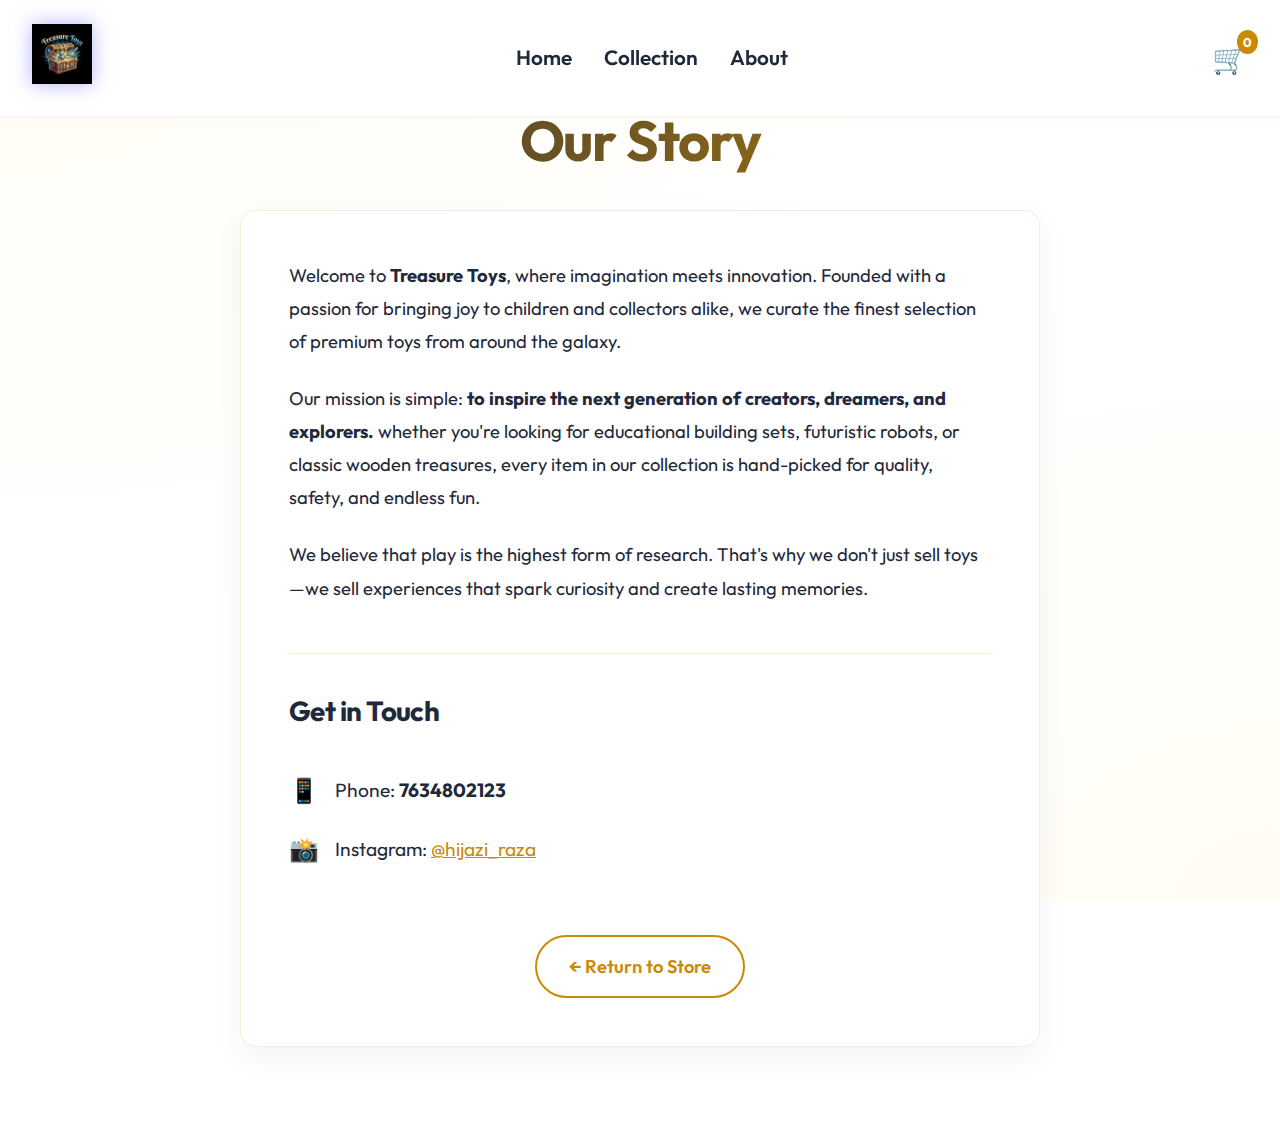
<file: about.html>
<!DOCTYPE html>
<html lang="en">
<head>
    <meta charset="UTF-8">
    <meta name="viewport" content="width=device-width, initial-scale=1.0">
    <title>About Us | Treasure Toys</title>
    <link rel="icon" type="image/png" href="images/logo.png">
    <!-- Google Fonts: Outfit -->
    <link rel="preconnect" href="https://fonts.googleapis.com">
    <link rel="preconnect" href="https://fonts.gstatic.com" crossorigin>
    <link href="https://fonts.googleapis.com/css2?family=Outfit:wght@300;400;600;700;800&display=swap" rel="stylesheet">
    <link rel="stylesheet" href="style.css">
    <style>
        .about-hero {
            padding: 6rem 2rem;
            text-align: center;
            background: transparent;
        }

        .about-hero h1 {
            font-size: 3.5rem;
            margin-bottom: 1.5rem;
            background: linear-gradient(90deg, var(--text-color), var(--primary-color));
            background-clip: text;
            -webkit-background-clip: text;
            -webkit-text-fill-color: transparent;
        }

        .about-content {
            max-width: 800px;
            margin: 0 auto;
            color: var(--text-color);
            font-size: 1.15rem;
            line-height: 1.8;
            text-align: left;
            background-color: var(--card-bg);
            padding: 3rem;
            border-radius: 16px;
            border: 1px solid var(--card-border);
            box-shadow: var(--shadow-main);
        }

        .about-content p {
            margin-bottom: 1.5rem;
        }

        .contact-info {
            margin-top: 3rem;
            padding-top: 2rem;
            border-top: 1px solid var(--card-border);
        }

        .contact-item {
            display: flex;
            align-items: center;
            gap: 1rem;
            margin-bottom: 1rem;
            font-size: 1.2rem;
            color: var(--text-color);
        }

        .contact-icon {
            color: var(--accent-color);
            font-size: 1.5rem;
        }

        .social-link {
            color: var(--primary-color);
            text-decoration: underline;
            transition: color 0.3s;
        }

        .social-link:hover {
            color: #fff;
        }

        .back-home {
            display: inline-block;
            margin-top: 3rem;
            padding: 0.8rem 2rem;
            background: transparent;
            border: 2px solid var(--primary-color);
            color: var(--primary-color);
            border-radius: 50px;
            font-weight: 600;
            transition: all 0.3s;
        }

        .back-home:hover {
            background: var(--primary-color);
            color: white;
            box-shadow: 0 10px 20px rgba(99, 102, 241, 0.2);
        }
    </style>
</head>
<body>

    <header>
        <div class="logo-container" onclick="window.location.href='index.html'" style="cursor: pointer;">
            <img src="images/logo.png" alt="Treasure Toys logo" class="site-logo">
        </div>

        <button class="mobile-menu-btn" onclick="toggleMobileMenu()">☰</button>

        <nav>
            <ul>
                <li><a href="index.html">Home</a></li>
                <li><a href="index.html#products">Collection</a></li>
                <li><a href="about.html">About</a></li>
            </ul>
        </nav>
        
        <div class="header-actions">
            <div class="cart-icon" onclick="toggleCart()">
                🛒 <span class="cart-count">0</span>
            </div>
        </div>
    </header>

    <!-- Mobile Nav Overlay -->
    <div id="mobile-nav-overlay" class="mobile-nav-overlay" onclick="toggleMobileMenu()">
        <div class="mobile-nav-content" onclick="event.stopPropagation()">
            <div style="display: flex; justify-content: space-between; align-items: center; margin-bottom: 2rem;">
                <h2 style="font-size: 1.5rem;">Menu</h2>
                <button onclick="toggleMobileMenu()" style="background:none; border:none; color:white; font-size: 2rem;">×</button>
            </div>
            <a href="index.html" class="mobile-nav-link">Home</a>
            <a href="index.html#products" class="mobile-nav-link">Collection</a>
            <a href="about.html" class="mobile-nav-link">About</a>
        </div>
    </div>

    <main>
        <section class="about-hero">
            <h1>Our Story</h1>
            
            <div class="about-content">
                <p>Welcome to <strong>Treasure Toys</strong>, where imagination meets innovation. Founded with a passion for bringing joy to children and collectors alike, we curate the finest selection of premium toys from around the galaxy.</p>
                
                <p>Our mission is simple: <strong>to inspire the next generation of creators, dreamers, and explorers.</strong> whether you're looking for educational building sets, futuristic robots, or classic wooden treasures, every item in our collection is hand-picked for quality, safety, and endless fun.</p>

                <p>We believe that play is the highest form of research. That's why we don't just sell toys—we sell experiences that spark curiosity and create lasting memories.</p>

                <div class="contact-info">
                    <h2>Get in Touch</h2>
                    <br>
                    <div class="contact-item">
                        <span class="contact-icon">📱</span>
                        <span>Phone: <strong>7634802123</strong></span>
                    </div>
                    <div class="contact-item">
                        <span class="contact-icon">📸</span>
                        <span>Instagram: <a href="https://instagram.com/hijazi_raza" target="_blank" class="social-link">@hijazi_raza</a></span>
                    </div>
                </div>

                <div style="text-align: center;">
                    <a href="index.html" class="back-home">← Return to Store</a>
                </div>
            </div>
        </section>
    </main>

    </footer>

    <!-- Cart Sidebar -->
    <div class="cart-overlay" id="cart-overlay" onclick="toggleCart()"></div>
    <div class="cart-sidebar" id="cart-sidebar">
        <div class="cart-header">
            <h2>Your Cart</h2>
            <button class="close-cart" onclick="toggleCart()">&times;</button>
        </div>
        <div class="cart-items" id="cart-items">
            <!-- Items injected by script.js -->
        </div>
        <div class="cart-footer">
            <div class="cart-total">
                <span>Total:</span>
                <span id="cart-total-price">₹0</span>
            </div>
            <button class="checkout-btn">Checkout</button>
        </div>
    </div>

    <script src="store-engine.js"></script>
    <script src="script.js"></script>

</body>
</html>
</file>
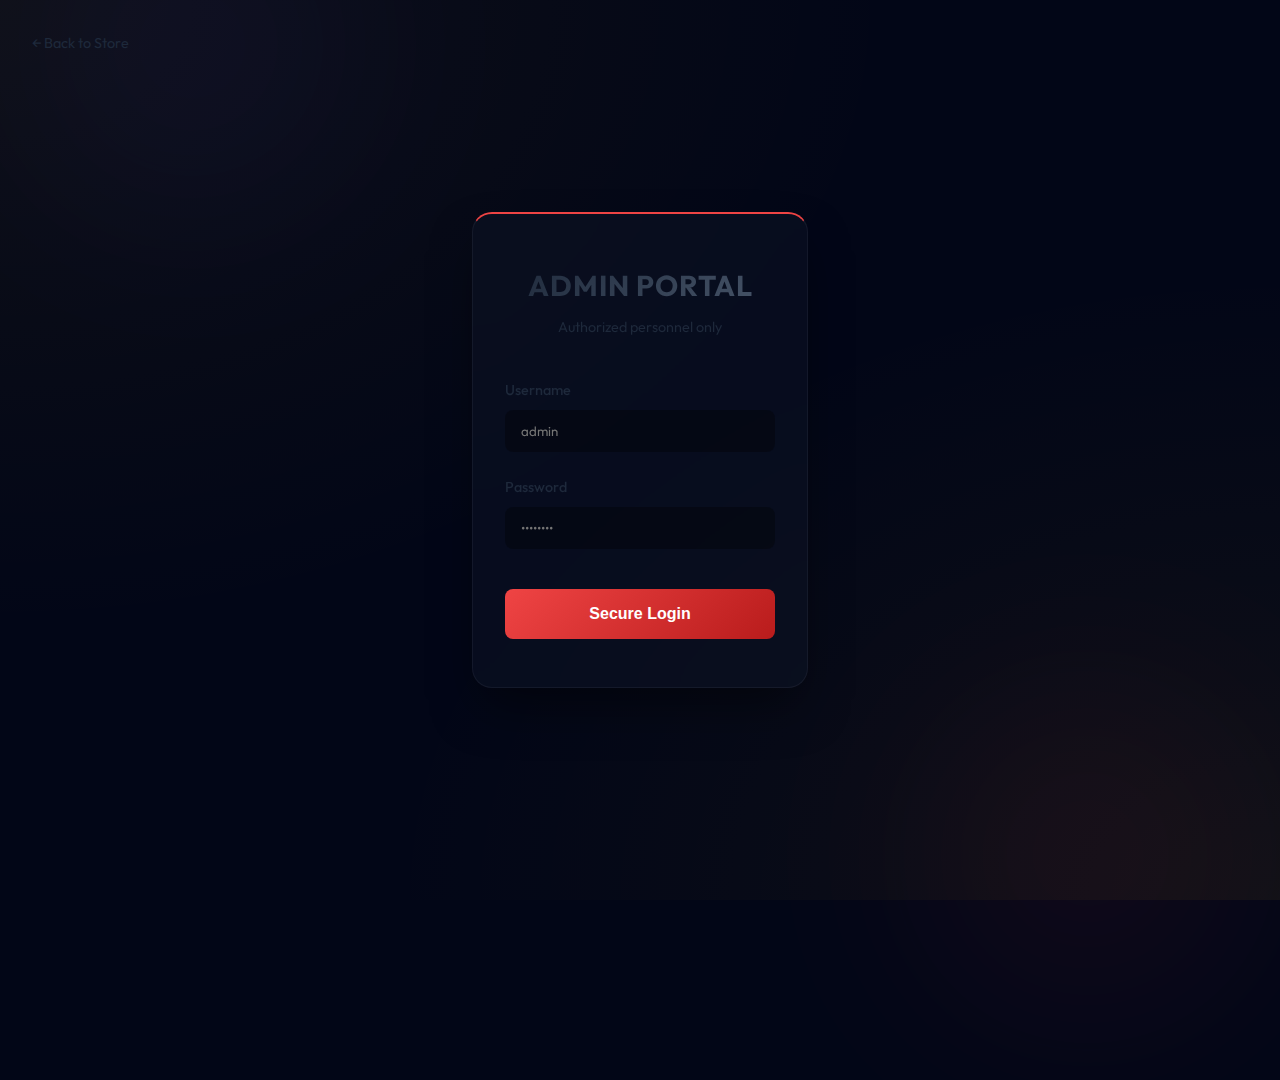
<file: admin-login.html>
<!DOCTYPE html>
<html lang="en">
<head>
    <meta charset="UTF-8">
    <meta name="viewport" content="width=device-width, initial-scale=1.0">
    <title>Admin Portal | Treasure Toys</title>
    <link rel="icon" type="image/png" href="images/logo.png">
    
    <!-- Google Fonts: Outfit -->
    <link rel="preconnect" href="https://fonts.googleapis.com">
    <link rel="preconnect" href="https://fonts.gstatic.com" crossorigin>
    <link href="https://fonts.googleapis.com/css2?family=Outfit:wght@300;400;600;700;800&display=swap" rel="stylesheet">
    
    <link rel="stylesheet" href="style.css">
    <style>
        body {
            background-color: #020617; /* Darker background for admin */
            color: var(--text-color);
            min-height: 100vh;
            display: flex;
            align-items: center;
            justify-content: center;
            overflow: hidden;
            position: relative;
        }

        /* Admin Ambient Background - Red/Blue mix */
        body::before {
            content: '';
            position: absolute;
            top: -20%;
            left: -10%;
            width: 50%;
            height: 50%;
            background: radial-gradient(circle, #4f46e5 0%, transparent 60%);
            opacity: 0.1;
            filter: blur(100px);
            z-index: -1;
        }

        body::after {
            content: '';
            position: absolute;
            bottom: -20%;
            right: -10%;
            width: 50%;
            height: 50%;
            background: radial-gradient(circle, #ef4444 0%, transparent 60%); /* Red for Admin */
            opacity: 0.1;
            filter: blur(100px);
            z-index: -1;
        }

        .auth-container {
            width: 100%;
            max-width: 400px;
            padding: 2rem;
            position: relative;
            z-index: 1;
        }

        /* Glassmorphism Card */
        .auth-card {
            background: rgba(15, 23, 42, 0.4);
            backdrop-filter: blur(20px);
            -webkit-backdrop-filter: blur(20px);
            border: 1px solid rgba(255, 255, 255, 0.05);
            border-radius: 20px;
            padding: 3rem 2rem;
            box-shadow: 0 25px 50px -12px rgba(0, 0, 0, 0.5);
            border-top: 2px solid #ef4444; /* Red Top indicator */
        }

        .auth-header {
            text-align: center;
            margin-bottom: 2.5rem;
        }

        .auth-header h1 {
            font-size: 1.8rem;
            margin-bottom: 0.5rem;
            color: #fff;
            text-transform: uppercase;
            letter-spacing: 1px;
        }

        .auth-header p {
            color: var(--gray-400);
            font-size: 0.9rem;
        }

        .form-group {
            margin-bottom: 1.5rem;
        }

        .form-group label {
            display: block;
            margin-bottom: 0.5rem;
            color: var(--gray-300);
            font-size: 0.9rem;
            font-weight: 500;
        }

        .form-input {
            width: 100%;
            padding: 0.8rem 1rem;
            background: rgba(0, 0, 0, 0.3);
            border: 1px solid var(--gray-700);
            border-radius: 8px;
            color: #fff;
            font-family: 'Outfit', sans-serif;
            transition: all 0.3s ease;
        }

        .form-input:focus {
            outline: none;
            border-color: #ef4444;
            background: rgba(0, 0, 0, 0.5);
            box-shadow: 0 0 0 3px rgba(239, 68, 68, 0.1);
        }

        .submit-btn {
            width: 100%;
            padding: 1rem;
            background: linear-gradient(135deg, #ef4444, #b91c1c);
            border: none;
            border-radius: 8px;
            color: white;
            font-weight: 600;
            font-size: 1rem;
            cursor: pointer;
            transition: transform 0.2s ease, opacity 0.2s ease;
            margin-top: 1rem;
        }

        .submit-btn:hover {
            opacity: 0.9;
            transform: translateY(-2px);
            box-shadow: 0 10px 20px -5px rgba(220, 38, 38, 0.3);
        }

        .back-link {
            position: absolute;
            top: 2rem;
            left: 2rem;
            color: var(--gray-500);
            text-decoration: none;
            display: flex;
            align-items: center;
            gap: 0.5rem;
            font-size: 0.9rem;
            transition: color 0.2s;
            z-index: 10;
        }

        .back-link:hover {
            color: #fff;
        }

        .error-msg {
            background-color: rgba(239, 68, 68, 0.1);
            border: 1px solid rgba(239, 68, 68, 0.2);
            color: #fca5a5;
            padding: 0.8rem;
            border-radius: 8px;
            margin-bottom: 1.5rem;
            font-size: 0.9rem;
            display: none;
            text-align: center;
        }
    </style>
</head>
<body>

    <a href="index.html" class="back-link">← Back to Store</a>

    <div class="auth-container">
        <div class="auth-card">
            <div class="auth-header">
                <h1>Admin Portal</h1>
                <p>Authorized personnel only</p>
            </div>

            <div id="error-box" class="error-msg"></div>

            <form id="login-form">
                <div class="form-group">
                    <label for="email">Username</label>
                    <input type="text" id="email" class="form-input" placeholder="admin" required>
                </div>

                <div class="form-group">
                    <label for="password">Password</label>
                    <input type="password" id="password" class="form-input" placeholder="••••••••" required>
                </div>

                <button type="submit" class="submit-btn" id="login-btn">Secure Login</button>
            </form>
        </div>
    </div>

    <script src="store-engine.js"></script>
    <script>
        document.getElementById('login-form').addEventListener('submit', (e) => {
            e.preventDefault();
            
            const email = document.getElementById('email').value.trim();
            const password = document.getElementById('password').value;
            const errorBox = document.getElementById('error-box');
            const loginBtn = document.getElementById('login-btn');

            // Reset UI
            errorBox.style.display = 'none';
            loginBtn.textContent = 'Verifying Credentials...';
            loginBtn.disabled = true;

            setTimeout(() => { 
                const result = StoreEngine.loginUser(email, password);

                if (result.success) {
                    if (result.user.isAdmin) {
                        window.location.href = 'admin.html';
                    } else {
                        // Reject non-admins
                        errorBox.textContent = "Access Denied: Not an administrator account.";
                        errorBox.style.display = 'block';
                        loginBtn.textContent = 'Secure Login';
                        loginBtn.disabled = false;
                        StoreEngine.logoutUser(); // Logout the non-admin immediately
                    }
                } else {
                    errorBox.textContent = result.message;
                    errorBox.style.display = 'block';
                    loginBtn.textContent = 'Secure Login';
                    loginBtn.disabled = false;
                }
            }, 800);
        });
    </script>
</body>
</html>
</file>
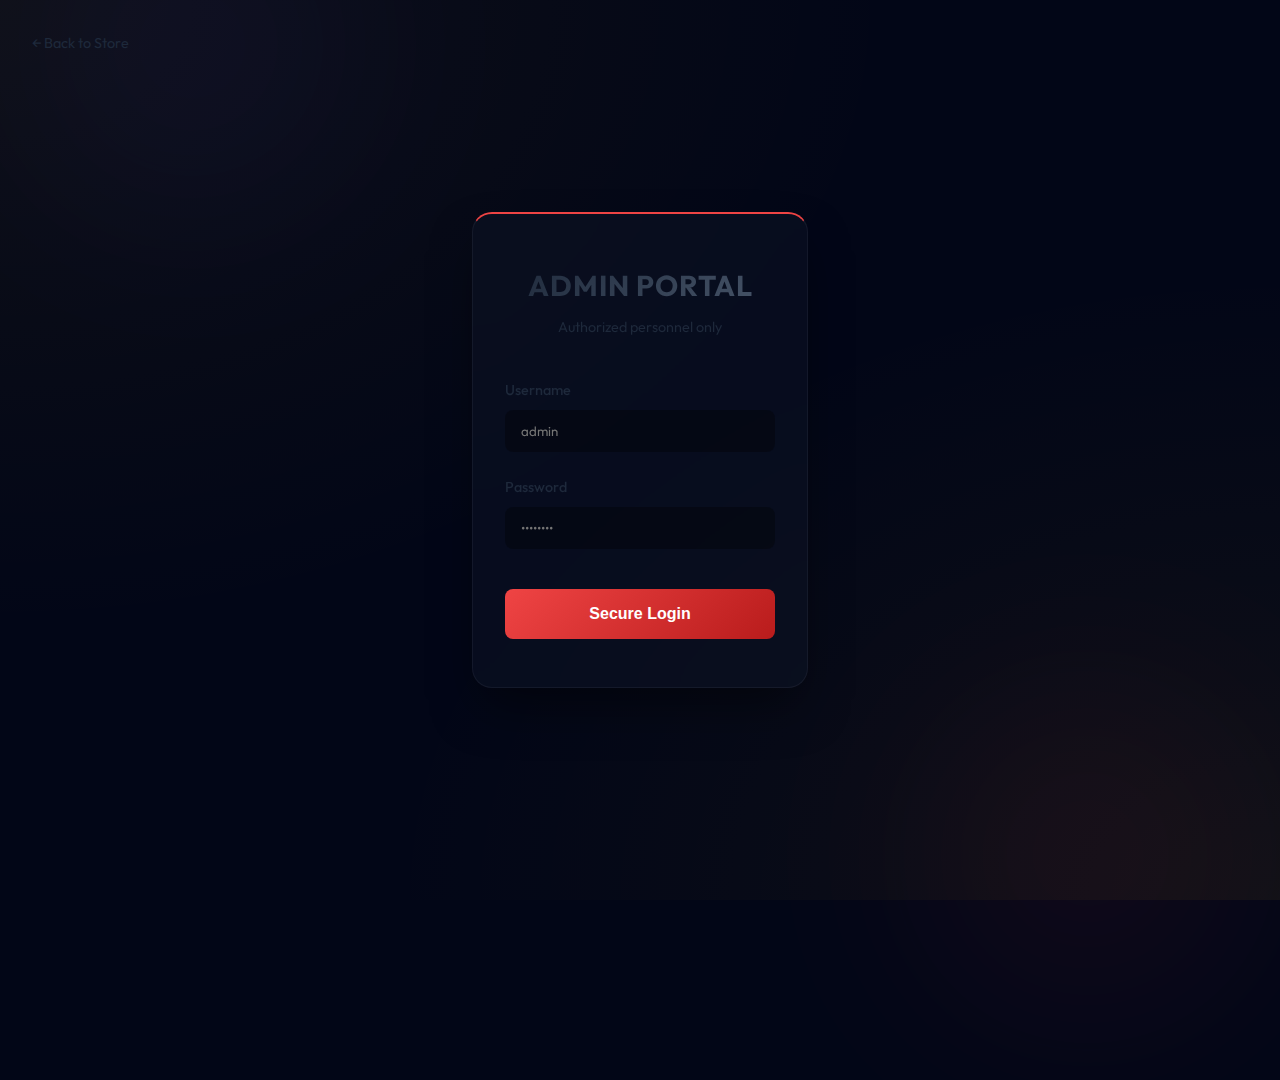
<file: admin.html>
<!DOCTYPE html>
<html lang="en">
<head>
    <meta charset="UTF-8">
    <meta name="viewport" content="width=device-width, initial-scale=1.0">
    <title>Admin Dashboard | Treasure Toys</title>
    <link rel="icon" type="image/png" href="images/logo.png">
    <link rel="stylesheet" href="style.css">
    <link href="https://fonts.googleapis.com/css2?family=Outfit:wght@300;400;600;700&display=swap" rel="stylesheet">
</head>
<body class="admin-page" style="display: none;">
    <header>
        <div class="logo-container">
            <img src="images/logo.png" alt="Treasure Toys logo" class="site-logo">
        </div>
        
        <button class="mobile-menu-btn" onclick="toggleMobileMenu()">☰</button>

        <nav>
            <ul>
                <li><a href="index.html">View Store</a></li>
            </ul>
        </nav>
    </header>

    <!-- Mobile Nav Overlay -->
    <div id="mobile-nav-overlay" class="mobile-nav-overlay" onclick="toggleMobileMenu()">
        <div class="mobile-nav-content" onclick="event.stopPropagation()">
            <div style="display: flex; justify-content: space-between; align-items: center; margin-bottom: 2rem;">
                <h2 style="font-size: 1.5rem;">Admin</h2>
                <button onclick="toggleMobileMenu()" style="background:none; border:none; color:white; font-size: 2rem;">×</button>
            </div>
            <a href="index.html" class="mobile-nav-link">View Store</a>
            <a href="#" onclick="StoreEngine.logoutUser(); window.location.href='admin-login.html';" class="mobile-nav-link" style="color: #ef4444;">Logout</a>
        </div>
    </div>

    <div class="admin-container">
        <div class="admin-header">
            <h1>Product Management</h1>
            <button class="btn-primary" onclick="resetDefaults()">Reset to Defaults</button>
        </div>

        <div class="admin-grid">
            <div class="form-card">
                <h3>Add New Product</h3>
                <form id="addProductForm" onsubmit="handleAddProduct(event)">
                    <div class="form-group">
                        <label>Product Name</label>
                        <input type="text" class="form-control" id="pName" required>
                    </div>
                    <div class="form-group">
                        <label>Price (₹)</label>
                        <input type="number" class="form-control" id="pPrice" required>
                    </div>
                    <div class="form-group">
                        <label>Category</label>
                        <select class="form-control" id="pCategory">
                            <option value="Robots">Robots</option>
                            <option value="Space">Space</option>
                            <option value="Drones">Drones</option>
                            <option value="Educational">Educational</option>
                        </select>
                    </div>
                    <div class="form-group">
                        <label>Image URL</label>
                        <input type="text" class="form-control" id="pImage" placeholder="images/product-X.jpg" required>
                    </div>
                    <div class="form-group">
                        <label>Description</label>
                        <textarea class="form-control" id="pDesc" rows="2"></textarea>
                    </div>
                    <button type="submit" class="btn-primary">Add Product</button>
                </form>
            </div>

            <div class="form-card">
                <h3>Manage Inventory</h3>
                <div class="form-group">
                    <input type="text" class="form-control" id="adminSearch" placeholder="Search inventory..." oninput="renderAdminTable()">
                </div>
                <div class="table-wrapper" style="max-height: 400px; overflow-y: auto; border-radius: 8px;">
                    <table class="product-table">
                        <thead>
                            <tr>
                                <th>Image</th>
                                <th>Name</th>
                                <th>Price</th>
                                <th>Action</th>
                            </tr>
                        </thead>
                        <tbody id="inventoryTable">
                            <!-- Populated by JS -->
                        </tbody>
                    </table>
                </div>
            </div>
        </div>
    </div>

    <!-- Edit Modal -->
    <div id="editModal" class="success-overlay" style="background: rgba(15, 23, 42, 0.9);">
        <div class="checkout-container" style="max-width: 450px;">
            <h2 style="margin-bottom: 1.5rem;">Edit Product</h2>
            <form id="editForm" onsubmit="handleUpdateProduct(event)">
                <input type="hidden" id="editId">
                <div class="form-group">
                    <label>Name</label>
                    <input type="text" class="form-control" id="editName" required>
                </div>
                <div class="form-group">
                    <label>Price (₹)</label>
                    <input type="number" class="form-control" id="editPrice" required>
                </div>
                <div class="form-group">
                    <label>Category</label>
                    <select class="form-control" id="editCategory">
                        <option value="Robots">Robots</option>
                        <option value="Space">Space</option>
                        <option value="Drones">Drones</option>
                        <option value="Educational">Educational</option>
                    </select>
                </div>
                <div class="form-group">
                    <label>Description</label>
                    <textarea class="form-control" id="editDesc" rows="3"></textarea>
                </div>
                <div style="display: flex; gap: 1rem; margin-top: 1rem;">
                    <button type="submit" class="btn-primary" style="flex: 1;">Save Changes</button>
                    <button type="button" class="btn-delete" style="flex: 1;" onclick="closeEditModal()">Cancel</button>
                </div>
            </form>
        </div>
    </div>


    <script src="store-engine.js"></script>
    <script src="script.js"></script>
    <script>
        // Admin specific logic
        // Renaming to avoid conflict with script.js 'currentUser'
        const adminUser = StoreEngine.getCurrentUser();
        
        // Security Check
        if (!adminUser || !adminUser.isAdmin) {
            window.location.href = 'admin-login.html';
        } else {
            // Reveal Page
            document.body.style.display = 'block';
        }

        // Add Logout Button
        if (adminUser) {
            const headerNav = document.querySelector('nav ul');
            const logoutItem = document.createElement('li');
            logoutItem.innerHTML = `<a href="#" onclick="StoreEngine.logoutUser(); window.location.href='admin-login.html';" style="color: #ef4444;">Logout (${adminUser.name})</a>`;
            headerNav.appendChild(logoutItem);
        }

        // We reuse the 'script.js' which initializes 'defaultProducts' and loads 'products' from localStorage.
        // Wait for script.js to initialize
        
        function renderAdminTable() {
            const query = document.getElementById('adminSearch').value.toLowerCase();
            const allProducts = StoreEngine.getProducts();
            const filtered = allProducts.filter(p => p.name.toLowerCase().includes(query));

            const tbody = document.getElementById('inventoryTable');
            tbody.innerHTML = '';

            filtered.forEach(p => {
                const tr = document.createElement('tr');
                tr.innerHTML = `
                    <td><img src="${p.image}" alt="img"></td>
                    <td>${p.name}</td>
                    <td>₹${p.price.toLocaleString('en-IN')}</td>
                    <td>
                        <button class="btn-primary" style="padding: 0.4rem 0.8rem; margin-right: 0.5rem;" onclick="openEditModal(${p.id})">Edit</button>
                        <button class="btn-delete" onclick="handleDeleteProduct(${p.id})">Delete</button>
                    </td>
                `;
                tbody.appendChild(tr);
            });
        }

        window.handleAddProduct = (e) => {
            e.preventDefault();
            const product = {
                name: document.getElementById('pName').value,
                price: Number(document.getElementById('pPrice').value),
                category: document.getElementById('pCategory').value,
                image: document.getElementById('pImage').value,
                description: document.getElementById('pDesc').value
            };

            StoreEngine.addProduct(product);
            alert('Product Added!');
            document.getElementById('addProductForm').reset();
            renderAdminTable();
        }

        window.openEditModal = (id) => {
            const product = StoreEngine.getProducts().find(p => p.id === id);
            if (product) {
                document.getElementById('editId').value = product.id;
                document.getElementById('editName').value = product.name;
                document.getElementById('editPrice').value = product.price;
                document.getElementById('editCategory').value = product.category || 'Robots';
                document.getElementById('editDesc').value = product.description || '';
                document.getElementById('editModal').classList.add('visible');
            }
        }

        window.closeEditModal = () => {
            document.getElementById('editModal').classList.remove('visible');
        }

        window.handleUpdateProduct = (e) => {
            e.preventDefault();
            const id = Number(document.getElementById('editId').value);
            const data = {
                name: document.getElementById('editName').value,
                price: Number(document.getElementById('editPrice').value),
                category: document.getElementById('editCategory').value,
                description: document.getElementById('editDesc').value
            };

            StoreEngine.updateProduct(id, data);
            closeEditModal();
            renderAdminTable();
        }

        window.handleDeleteProduct = (id) => {
            if(confirm('Are you sure?')) {
                StoreEngine.deleteProduct(id);
                renderAdminTable();
            }
        }

        window.resetDefaults = () => {
            if(confirm('Reset to original premium products?')) {
                StoreEngine.resetDefaults();
                location.reload();
            }
        }

        // Init
        setTimeout(renderAdminTable, 500); // Small delay to ensure script.js runs
    </script>
</body>
</html>
</file>
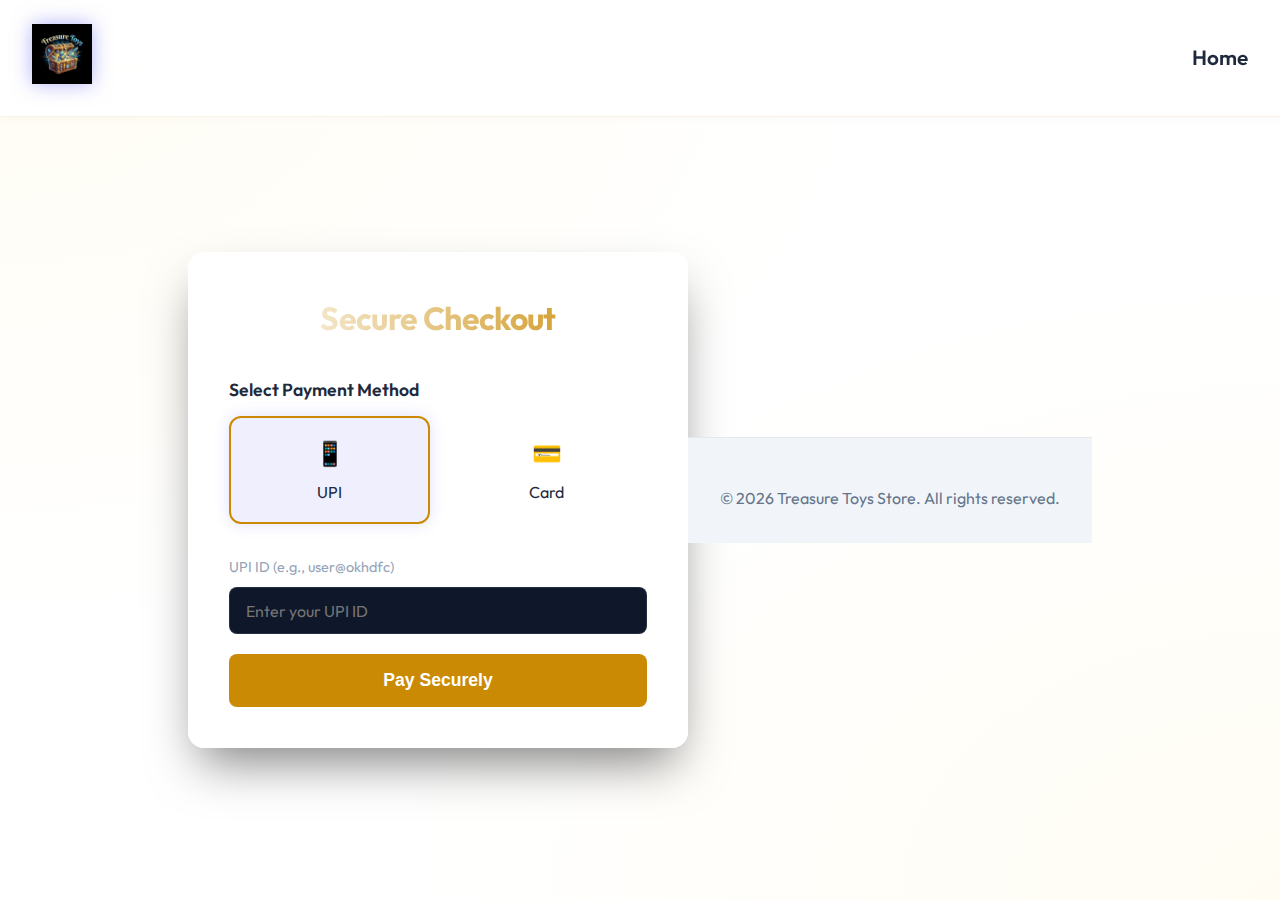
<file: checkout.html>
<!DOCTYPE html>
<html lang="en">

<head>
    <meta charset="UTF-8">
    <meta name="viewport" content="width=device-width, initial-scale=1.0">
    <title>Checkout | Treasure Toys</title>
    <link rel="icon" type="image/png" href="images/logo.png">
    <!-- Google Fonts: Outfit -->
    <link rel="preconnect" href="https://fonts.googleapis.com">
    <link rel="preconnect" href="https://fonts.gstatic.com" crossorigin>
    <link href="https://fonts.googleapis.com/css2?family=Outfit:wght@300;400;600;700;800&display=swap" rel="stylesheet">
    <link rel="stylesheet" href="style.css">
    <style>
        /* Checkout Specific Styles */
        body {
            background-color: var(--bg-color);
            min-height: 100vh;
            display: flex;
            align-items: center;
            justify-content: center;
            padding: 2rem;
        }

        .checkout-container {
            background-color: var(--card-bg);
            padding: 2.5rem;
            border-radius: 16px;
            width: 100%;
            max-width: 500px;
            box-shadow: 0 25px 50px -12px rgba(0, 0, 0, 0.5);
            border: 1px solid rgba(255, 255, 255, 0.1);
        }

        .checkout-title {
            text-align: center;
            margin-bottom: 2rem;
            font-size: 2rem;
            background: linear-gradient(90deg, #fff, var(--primary-color));
            background-clip: text;
            -webkit-background-clip: text;
            -webkit-text-fill-color: transparent;
        }

        .payment-method {
            margin-bottom: 2rem;
        }

        .payment-label {
            display: block;
            margin-bottom: 0.75rem;
            font-size: 1.1rem;
            font-weight: 600;
        }

        .payment-options {
            display: flex;
            gap: 1rem;
            margin-bottom: 1.5rem;
        }

        .payment-option {
            flex: 1;
            padding: 1rem;
            border: 2px solid rgba(255, 255, 255, 0.1);
            border-radius: 12px;
            cursor: pointer;
            text-align: center;
            transition: all 0.3s;
            background: rgba(255, 255, 255, 0.05);
        }

        .payment-option:hover {
            background: rgba(255, 255, 255, 0.1);
        }

        .payment-option.selected {
            border-color: var(--primary-color);
            background: rgba(99, 102, 241, 0.1);
            box-shadow: 0 0 15px rgba(99, 102, 241, 0.2);
        }

        .payment-option svg {
            width: 32px;
            height: 32px;
            margin-bottom: 0.5rem;
            fill: currentColor;
        }

        .form-group {
            margin-bottom: 1.25rem;
        }

        .form-group label {
            display: block;
            margin-bottom: 0.5rem;
            font-size: 0.9rem;
            color: #94a3b8;
        }

        .form-input {
            width: 100%;
            padding: 0.8rem 1rem;
            background-color: #0f172a;
            border: 1px solid rgba(255, 255, 255, 0.1);
            border-radius: 8px;
            color: white;
            font-family: inherit;
            font-size: 1rem;
        }

        .form-input:focus {
            outline: none;
            border-color: var(--primary-color);
        }

        .hidden {
            display: none;
        }

        .back-link {
            display: block;
            text-align: center;
            margin-top: 1.5rem;
            color: #94a3b8;
            font-size: 0.9rem;
        }

        .back-link:hover {
            color: white;
            text-decoration: underline;
        }

        /* Success Animation */
        .success-overlay {
            position: fixed;
            top: 0;
            left: 0;
            width: 100%;
            height: 100%;
            background: rgba(15, 23, 42, 0.95);
            display: flex;
            align-items: center;
            justify-content: center;
            flex-direction: column;
            z-index: 3000;
            opacity: 0;
            pointer-events: none;
            transition: opacity 0.5s;
        }

        .success-overlay.visible {
            opacity: 1;
            pointer-events: all;
        }

        .success-icon {
            font-size: 4rem;
            margin-bottom: 1rem;
        }
    </style>
</head>

    <header>
        <div class="logo-container">
            <img src="images/logo.png" alt="Treasure Toys logo" class="site-logo">
        </div>
        <nav>
            <ul>
                <li><a href="index.html">Home</a></li>
            </ul>
        </nav>
    </header>

    <div class="checkout-container" style="margin-top: 100px;">
        <h1 class="checkout-title">Secure Checkout</h1>

        <div class="payment-method">
            <span class="payment-label">Select Payment Method</span>
            <div class="payment-options">
                <div class="payment-option selected" onclick="selectMethod('upi')">
                    <!-- UPI Icon Placeholder -->
                    <div style="font-size: 1.5rem; margin-bottom: 0.5rem;">📱</div>
                    <div>UPI</div>
                </div>
                <div class="payment-option" onclick="selectMethod('card')">
                    <!-- Card Icon Placeholder -->
                    <div style="font-size: 1.5rem; margin-bottom: 0.5rem;">💳</div>
                    <div>Card</div>
                </div>
            </div>
        </div>

        <!-- UPI Form -->
        <div id="upi-form">
            <div class="form-group">
                <label>UPI ID (e.g., user@okhdfc)</label>
                <input type="text" class="form-input" placeholder="Enter your UPI ID">
            </div>
        </div>

        <!-- Card Form -->
        <div id="card-form" class="hidden">
            <div class="form-group">
                <label>Card Number</label>
                <input type="text" class="form-input" placeholder="0000 0000 0000 0000">
            </div>
            <div style="display: flex; gap: 1rem;">
                <div class="form-group" style="flex: 1;">
                    <label>Expiry</label>
                    <input type="text" class="form-input" placeholder="MM/YY">
                </div>
                <div class="form-group" style="flex: 1;">
                    <label>CVV</label>
                    <input type="password" class="form-input" placeholder="123">
                </div>
            </div>
        </div>

        <button class="checkout-btn" onclick="processPayment()">Pay Securely</button>
        <a href="index.html" class="back-link">← Cancel and go back</a>
    </div>

    <!-- Success Message -->
    <div id="success-overlay" class="success-overlay">
        <div class="success-icon">🎉</div>
        <h2>Payment Successful!</h2>
        <p style="color: #94a3b8; margin-top: 0.5rem;">Your toys are on the way.</p>
        <button class="checkout-btn" style="width: auto; margin-top: 2rem; padding: 0.75rem 2rem;"
            onclick="window.location.href='index.html'">Return Home</button>
    </div>

    <footer style="margin-top: 5rem; padding-bottom: 2rem;">
        <p>&copy; 2026 Treasure Toys Store. All rights reserved.</p>
    </footer>

    <script>
        function selectMethod(method) {
            // UI Toggle
            const options = document.querySelectorAll('.payment-option');
            options.forEach(opt => opt.classList.remove('selected'));
            event.currentTarget.classList.add('selected');

            // Form Toggle
            const upiForm = document.getElementById('upi-form');
            const cardForm = document.getElementById('card-form');

            if (method === 'upi') {
                upiForm.classList.remove('hidden');
                cardForm.classList.add('hidden');
            } else {
                upiForm.classList.add('hidden');
                cardForm.classList.remove('hidden');
            }
        }

        function processPayment() {
            const btn = document.querySelector('.checkout-btn');
            btn.textContent = "Processing...";
            btn.style.opacity = "0.7";

            // Fake delay
            setTimeout(() => {
                document.getElementById('success-overlay').classList.add('visible');
            }, 2000);
        }
    </script>
</body>

</html>
</file>
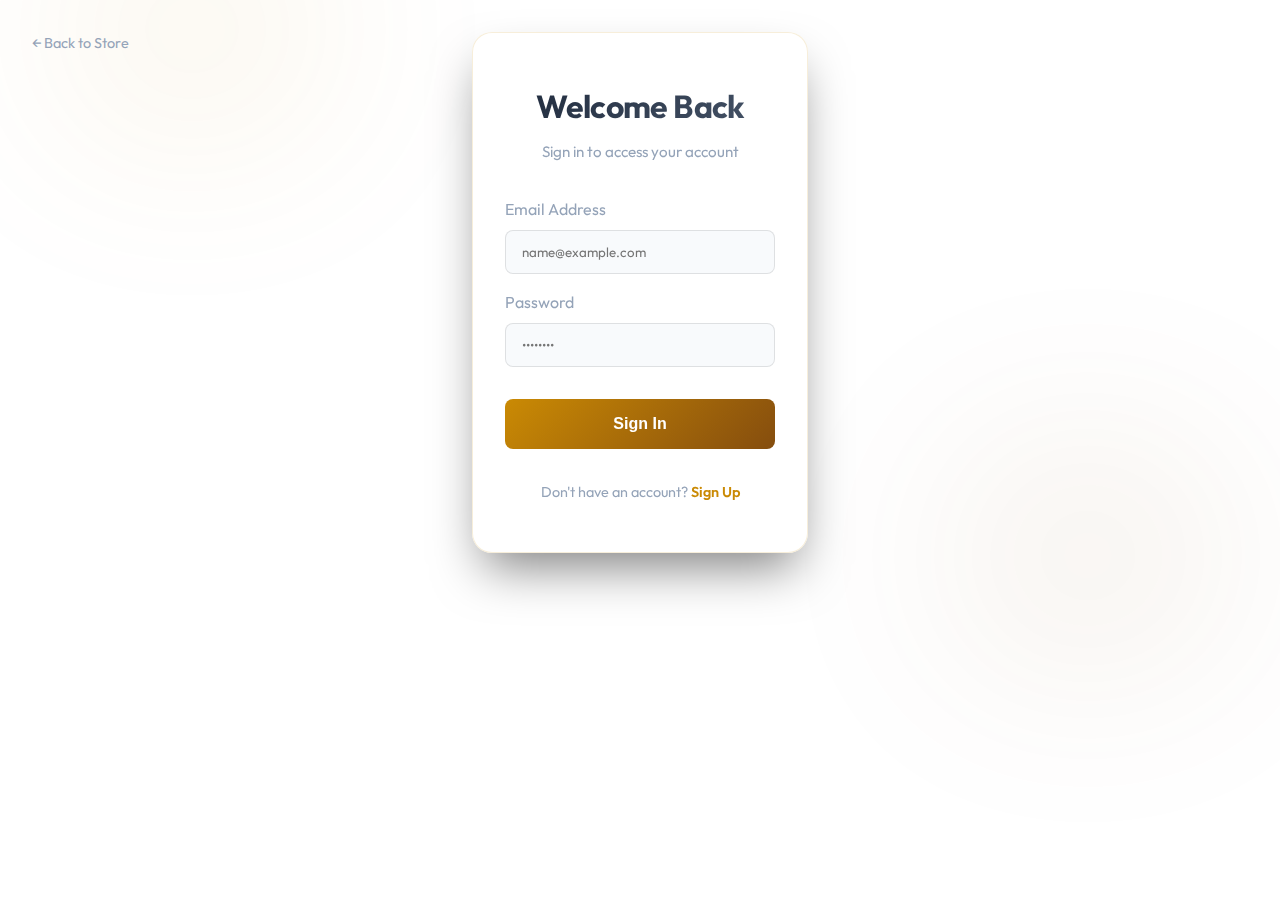
<file: login.html>
<!DOCTYPE html>
<html lang="en">
<head>
    <meta charset="UTF-8">
    <meta name="viewport" content="width=device-width, initial-scale=1.0">
    <title>Login | Treasure Toys</title>
    <link rel="icon" type="image/png" href="images/logo.png">
    
    <!-- Google Fonts: Outfit -->
    <link rel="preconnect" href="https://fonts.googleapis.com">
    <link rel="preconnect" href="https://fonts.gstatic.com" crossorigin>
    <link href="https://fonts.googleapis.com/css2?family=Outfit:wght@300;400;600;700;800&display=swap" rel="stylesheet">
    
    <link rel="stylesheet" href="style.css">
</head>
<body class="auth-body">

    <a href="index.html" class="back-link">← Back to Store</a>

    <div class="auth-container">
        <div class="auth-card">
            <div class="auth-header">
                <h1>Welcome Back</h1>
                <p>Sign in to access your account</p>
            </div>

            <div id="error-box" class="error-msg"></div>

            <form id="login-form">
                <div class="form-group">
                    <label for="email">Email Address</label>
                    <input type="email" id="email" class="form-input" placeholder="name@example.com" required>
                </div>

                <div class="form-group">
                    <label for="password">Password</label>
                    <input type="password" id="password" class="form-input" placeholder="••••••••" required>
                </div>

                <button type="submit" class="submit-btn" id="login-btn">Sign In</button>
            </form>

            <div class="auth-footer">
                Don't have an account? <a href="signup.html">Sign Up</a>
            </div>
        </div>
    </div>

    <script src="store-engine.js"></script>
    <script>
        document.getElementById('login-form').addEventListener('submit', (e) => {
            e.preventDefault();
            
            const email = document.getElementById('email').value.trim();
            const password = document.getElementById('password').value;
            const errorBox = document.getElementById('error-box');
            const loginBtn = document.getElementById('login-btn');

            // Reset UI
            errorBox.style.display = 'none';
            loginBtn.textContent = 'Verifying...';
            loginBtn.disabled = true;

            setTimeout(() => { // Simulate network delay for realism
                const result = StoreEngine.loginUser(email, password);

                if (result.success) {
                    // Redirect
                    if (result.user.isAdmin) {
                        window.location.href = 'admin.html';
                    } else {
                        window.location.href = 'index.html';
                    }
                } else {
                    errorBox.textContent = result.message;
                    errorBox.style.display = 'block';
                    loginBtn.textContent = 'Sign In';
                    loginBtn.disabled = false;
                }
            }, 600);
        });
    </script>
</body>
</html>
</file>
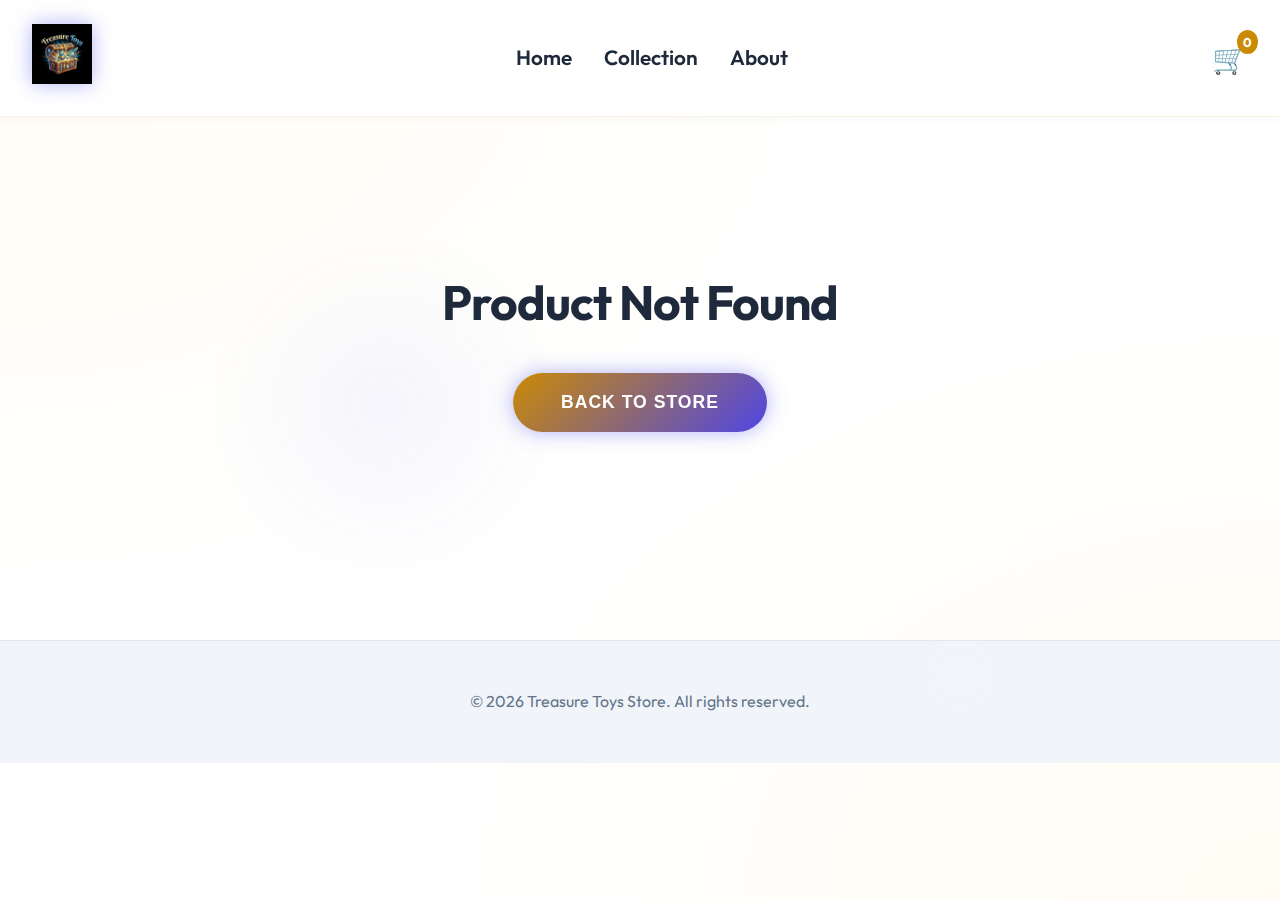
<file: product-detail.html>
<!DOCTYPE html>
<html lang="en">
<head>
    <meta charset="UTF-8">
    <meta name="viewport" content="width=device-width, initial-scale=1.0">
    <title>Product Details | Treasure Toys</title>
    <link rel="icon" type="image/png" href="images/logo.png">
    <link rel="preconnect" href="https://fonts.googleapis.com">
    <link rel="preconnect" href="https://fonts.gstatic.com" crossorigin>
    <link href="https://fonts.googleapis.com/css2?family=Outfit:wght@300;400;600;700;800&display=swap" rel="stylesheet">
    <link rel="stylesheet" href="style.css">
</head>
<body class="product-detail-page">

    <header>
        <div class="logo-container" onclick="window.location.href='index.html'" style="cursor: pointer;">
            <img src="images/logo.png" alt="Treasure Toys logo" class="site-logo">
        </div>

        <!-- Mobile Menu Button -->
        <button class="mobile-menu-btn" onclick="toggleMobileMenu()">☰</button>

        <nav>
            <ul>
                <li><a href="index.html">Home</a></li>
                <li><a href="index.html#products">Collection</a></li>
                <li><a href="about.html">About</a></li>
            </ul>
        </nav>
        <div class="cart-icon" onclick="toggleCart()">
            🛒 <span class="cart-count">0</span>
        </div>
    </header>

    <!-- Mobile Nav Overlay -->
    <div id="mobile-nav-overlay" class="mobile-nav-overlay" onclick="toggleMobileMenu()">
        <div class="mobile-nav-content" onclick="event.stopPropagation()">
            <div style="display: flex; justify-content: space-between; align-items: center; margin-bottom: 2rem;">
                <h2 style="font-size: 1.5rem;">Menu</h2>
                <button onclick="toggleMobileMenu()" style="background:none; border:none; color:white; font-size: 2rem;">×</button>
            </div>
            <a href="index.html" class="mobile-nav-link">Home</a>
            <a href="index.html#products" class="mobile-nav-link">Collection</a>
            <a href="about.html" class="mobile-nav-link">About</a>
            <hr style="border-color: rgba(255,255,255,0.1);">
            <a href="login.html" class="mobile-nav-link">Login</a>
        </div>
    </div>

    <!-- Cart Sidebar -->
    <div id="cart-sidebar" class="cart-sidebar">
        <div class="cart-header">
            <h2>Your Cart</h2>
            <button class="close-cart" onclick="toggleCart()">×</button>
        </div>
        <div id="cart-items" class="cart-items">
            <p class="empty-cart-msg">Your cart is empty.</p>
        </div>
        <div class="cart-footer">
            <div class="cart-total">Total: <span id="cart-total-price">₹0</span></div>
            <button class="checkout-btn">Checkout</button>
        </div>
    </div>
    <div id="cart-overlay" class="cart-overlay" onclick="toggleCart()"></div>

    <main class="container">
        <div class="moving-particles"></div>
        <div id="product-detail-content" class="reveal">
            <!-- Loading State -->
            <div style="text-align: center; padding: 5rem;">
                <h2>Loading magical details...</h2>
            </div>
        </div>
    </main>

    <footer>
        <p>&copy; 2026 Treasure Toys Store. All rights reserved.</p>
    </footer>

    <script src="store-engine.js"></script>
    <script src="script.js"></script>
    <script>
        // Mobile Menu Toggle logic (local for now, will move to script.js ideally but good here for redundancy if script fails)
        function toggleMobileMenu() {
            const overlay = document.getElementById('mobile-nav-overlay');
            overlay.classList.toggle('active');
        }

        document.addEventListener('DOMContentLoaded', () => {
            const params = new URLSearchParams(window.location.search);
            const productId = parseInt(params.get('id'));
            
            const product = StoreEngine.getProducts().find(p => p.id === productId);
            const container = document.getElementById('product-detail-content');

            if (!product) {
                container.innerHTML = `
                    <div style="text-align: center; padding: 5rem;">
                        <h2 style="font-size: 3rem; margin-bottom: 2rem;">Product Not Found</h2>
                        <button class="cta-btn" onclick="window.location.href='index.html'">Back to Store</button>
                    </div>
                `;
                return;
            }

            document.title = `${product.name} | Treasure Toys`;

            // Refactored to use CSS classes
            container.innerHTML = `
                <button class="pd-back-btn" onclick="window.location.href='index.html#products'">
                    ← Back to Collection
                </button>
                <div class="detail-container pd-grid">
                    <div class="detail-image-wrapper pd-image-box">
                        <img src="${product.image}" alt="${product.name}" class="pd-image">
                    </div>
                    <div class="detail-info">
                        <span class="pd-category-tag">${product.category || 'General'}</span>
                        <h1 class="pd-title">${product.name}</h1>
                        <div class="pd-price">₹${product.price ? product.price.toLocaleString('en-IN') : '0'}</div>
                        <p class="pd-description">
                            ${product.description || "Experience the pinnacle of creative play. This premium toy is designed to spark imagination and provide hours of engaging fun for creators of all ages. Crafted with quality materials and futuristic aesthetics."}
                        </p>
                        <div class="detail-actions">
                            <button class="cta-btn pd-cta" onclick="addToCart(${product.id})">Add to Premium Cart</button>
                        </div>
                    </div>
                </div>
            `;
            
            setTimeout(() => container.classList.add('active'), 100);
        });
    </script>
</body>
</html>
</file>
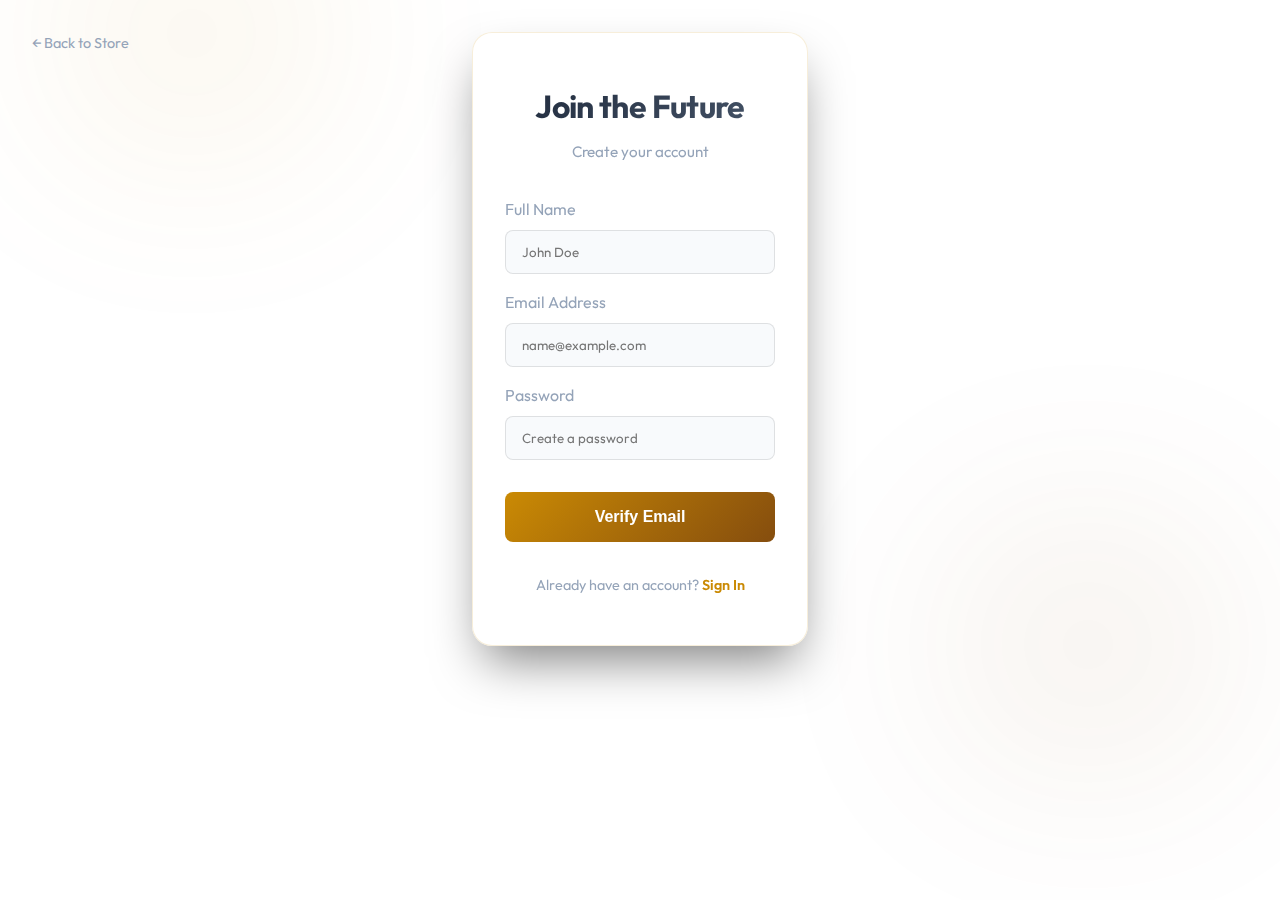
<file: signup.html>
<!DOCTYPE html>
<html lang="en">
<head>
    <meta charset="UTF-8">
    <meta name="viewport" content="width=device-width, initial-scale=1.0">
    <title>Sign Up | Treasure Toys</title>
    <link rel="icon" type="image/png" href="images/logo.png">
    
    <!-- Google Fonts: Outfit -->
    <link rel="preconnect" href="https://fonts.googleapis.com">
    <link rel="preconnect" href="https://fonts.gstatic.com" crossorigin>
    <link href="https://fonts.googleapis.com/css2?family=Outfit:wght@300;400;600;700;800&display=swap" rel="stylesheet">
    
    <link rel="stylesheet" href="style.css">
</head>
<body class="auth-body">

    <a href="index.html" class="back-link">← Back to Store</a>

    <div class="auth-container">
        <div class="auth-card">
            <div class="auth-header">
                <h1>Join the Future</h1>
                <p>Create your account</p>
            </div>

            <div id="error-box" class="error-msg"></div>

            <form id="signup-form">
                <div class="form-group">
                    <label for="name">Full Name</label>
                    <input type="text" id="name" class="form-input" placeholder="John Doe" required>
                </div>

                <div class="form-group">
                    <label for="email">Email Address</label>
                    <input type="email" id="email" class="form-input" placeholder="name@example.com" required>
                </div>

                <div class="form-group" id="otp-group" style="display: none;">
                    <label for="otp">Verification Code</label>
                    <input type="text" id="otp" class="form-input" placeholder="Enter 6-digit code">
                </div>

                <div class="form-group">
                    <label for="password">Password</label>
                    <input type="password" id="password" class="form-input" placeholder="Create a password" required minlength="6">
                </div>

                <button type="submit" class="submit-btn" id="signup-btn">Verify Email</button>
            </form>

            <div class="auth-footer">
                Already have an account? <a href="login.html">Sign In</a>
            </div>
        </div>
    </div>

    <script src="store-engine.js"></script>
    <script>
        let isOtpSent = false;

        document.getElementById('signup-form').addEventListener('submit', (e) => {
            e.preventDefault();
            
            const name = document.getElementById('name').value.trim();
            const email = document.getElementById('email').value.trim();
            const password = document.getElementById('password').value;
            const otpCode = document.getElementById('otp').value.trim();
            
            const errorBox = document.getElementById('error-box');
            const signupBtn = document.getElementById('signup-btn');
            const otpGroup = document.getElementById('otp-group');

            // Reset UI
            errorBox.style.display = 'none';

            if (!isOtpSent) {
                // STAGE 1: REQUEST OTP
                signupBtn.textContent = 'Sending Code...';
                signupBtn.disabled = true;

                setTimeout(() => {
                    const result = StoreEngine.sendOTP(email);

                    if (result.success) {
                        isOtpSent = true;
                        otpGroup.style.display = 'block';
                        document.getElementById('otp').required = true;
                        signupBtn.textContent = 'Verify & Create Account';
                        signupBtn.disabled = false;
                        document.getElementById('email').readOnly = true; // Lock email
                    } else {
                        errorBox.textContent = result.message;
                        errorBox.style.display = 'block';
                        signupBtn.textContent = 'Verify Email';
                        signupBtn.disabled = false;
                    }
                }, 800);

            } else {
                // STAGE 2: VERIFY & REGISTER
                signupBtn.textContent = 'Verifying...';
                signupBtn.disabled = true;

                setTimeout(() => {
                    const verifyResult = StoreEngine.verifyOTP(email, otpCode);

                    if (verifyResult.success) {
                        // OTP Valid -> Register User
                        signupBtn.textContent = 'Creating Account...';
                        
                        const regResult = StoreEngine.registerUser(name, email, password);
                        if (regResult.success) {
                            window.location.href = 'index.html';
                        } else {
                            // Should not happen if sendOTP checked email, but safety check
                            errorBox.textContent = regResult.message;
                            errorBox.style.display = 'block';
                            signupBtn.disabled = false;
                        }
                    } else {
                        errorBox.textContent = verifyResult.message;
                        errorBox.style.display = 'block';
                        signupBtn.textContent = 'Verify & Create Account';
                        signupBtn.disabled = false;
                    }
                }, 800);
            }
        });
    </script>
</body>
</html>
</file>
<file: style.css>
:root {
    /* Premium elegant Yellow & White Theme */
    --bg-color: #ffffff; /* White */
    --text-color: #1e293b; /* Slate 800 - Deep Dark Blue/Grey for text */
    --primary-color: #ca8a04; /* Yellow 600 - Elegant Gold */
    --primary-light: #facc15; /* Yellow 400 - Brighter Gold */
    --accent-color: #854d0e; /* Yellow 800 - Darker Gold for accents */
    --card-bg: rgba(255, 255, 255, 0.9); /* White Glass */
    --card-border: rgba(202, 138, 4, 0.15); /* Subtle Gold Border */
    --font-main: 'Outfit', sans-serif;
    --transition-speed: 0.3s;
    --shadow-main: 0 10px 30px rgba(0, 0, 0, 0.05); /* Soft shadow */
}

* {
    margin: 0;
    padding: 0;
    box-sizing: border-box;
}

body {
    font-family: var(--font-main);
    background-color: var(--bg-color);
    /* Light Elegant Background */
    background-image: 
        radial-gradient(at 0% 0%, rgba(250, 204, 21, 0.05) 0px, transparent 50%),
        radial-gradient(at 100% 100%, rgba(250, 204, 21, 0.05) 0px, transparent 50%);
    background-attachment: fixed;
    color: var(--text-color);
    line-height: 1.6;
    overflow-x: hidden;
}

/* Typography */
h1,
h2,
h3 {
    font-weight: 700;
    letter-spacing: -0.02em;
}

a {
    text-decoration: none;
    color: inherit;
    transition: color var(--transition-speed);
}

/* Header */
/* Header */
header {
    position: fixed;
    top: 0;
    width: 100%;
    padding: 1.5rem 2rem;
    background: rgba(255, 255, 255, 0.95);
    backdrop-filter: blur(10px);
    z-index: 1000;
    display: flex;
    justify-content: space-between;
    align-items: center;
    border-bottom: 1px solid rgba(202, 138, 4, 0.1);
    box-shadow: 0 4px 6px rgba(0,0,0,0.02);
}

/* Mobile Menu Button - Hidden on Desktop */
.mobile-menu-btn {
    display: none;
    background: none;
    border: none;
    color: white;
    font-size: 1.8rem;
    cursor: pointer;
    z-index: 1002;
}

/* Mobile Navigation Overlay */
.mobile-nav-overlay {
    position: fixed;
    top: 0;
    left: 0;
    width: 100%;
    height: 100%;
    background: rgba(0,0,0,0.8);
    backdrop-filter: blur(5px);
    z-index: 1001;
    opacity: 0;
    visibility: hidden;
    transition: all 0.3s;
}

.mobile-nav-overlay.active {
    opacity: 1;
    visibility: visible;
}

.mobile-nav-content {
    position: absolute;
    top: 0;
    left: -300px; /* Hidden left */
    width: 280px;
    height: 100%;
    background: var(--bg-color);
    padding: 2rem;
    display: flex;
    flex-direction: column;
    gap: 1.5rem;
    transition: left 0.3s cubic-bezier(0.4, 0, 0.2, 1);
    box-shadow: 5px 0 15px rgba(0,0,0,0.5);
    border-right: 1px solid rgba(255,255,255,0.1);
}

.mobile-nav-overlay.active .mobile-nav-content {
    left: 0;
}

.mobile-nav-link {
    font-size: 1.2rem;
    font-weight: 600;
    padding: 0.8rem;
    border-radius: 8px;
    color: var(--text-color);
    transition: background 0.2s;
}

.mobile-nav-link:hover {
    background: rgba(202, 138, 4, 0.1);
    color: var(--primary-color);
}

.logo {
    font-size: 3rem;
    font-weight: 800;
    background: linear-gradient(90deg, var(--text-color), var(--primary-color));
    background-clip: text;
    -webkit-background-clip: text;
    -webkit-text-fill-color: transparent;
}

nav ul {
    display: flex;
    gap: 2rem;
    list-style: none;
}

nav a {
    font-size: 1.3rem; /* Made bigger */
    font-weight: 600;
}

nav a:hover {
    color: var(--primary-color);
    text-decoration: underline;
    text-underline-offset: 4px;
}

/* Header Actions */
.header-actions {
    display: flex;
    align-items: center;
    gap: 1.5rem;
}

.cart-icon {
    position: relative;
    cursor: pointer;
    font-size: 1.8rem;
    transition: transform 0.2s;
}

.cart-icon:hover {
    transform: scale(1.1);
}

.cart-count {
    position: absolute;
    top: -5px;
    right: -10px;
    background: var(--primary-color);
    color: white;
    font-size: 0.8rem;
    padding: 2px 6px;
    border-radius: 50%;
    font-weight: bold;
}

.table-wrapper {
    overflow-x: auto;
    -webkit-overflow-scrolling: touch;
}

/* Responsive Styles */
@media (max-width: 768px) {
    /* Header & Nav */
    .mobile-menu-btn {
        display: block;
    }

    nav ul {
        display: none; /* Hide desktop nav */
    }

    .header-actions {
        gap: 1rem;
    }
    
    .logo {
        font-size: 2rem;
    }

    header {
        padding: 1rem;
    }
    
    /* Typography */
    html {
        font-size: 90%; /* Scale down slightly */
    }
    
    .hero h1 {
        font-size: 3rem !important; /* Override desktop */
    }
    
    .hero p {
        font-size: 1.1rem !important;
        padding: 0 1rem;
    }

    .section-title {
        font-size: 2rem;
        margin-bottom: 2rem;
    }

    /* Layouts */
    .catalog-controls {
        flex-direction: column;
        align-items: stretch;
    }
    
    .search-box {
        max-width: 100%;
    }

    .product-grid {
        grid-template-columns: repeat(auto-fill, minmax(160px, 1fr)); /* Smaller cards on mobile */
        gap: 1rem;
    }
    
    .product-card {
        border-radius: 12px;
    }
    
    .product-info {
        padding: 1rem;
    }

    /* Admin Stack */
    .admin-container > div {
        grid-template-columns: 1fr !important;
    }
    
    /* Product Detail Stack */
    .detail-container {
        grid-template-columns: 1fr !important;
        padding: 1.5rem !important;
        gap: 2rem !important;
    }
    
    .detail-image-wrapper {
        position: static !important; /* Disable sticky on mobile */
    }
    
    .detail-title {
        font-size: 2.2rem !important;
    }
    
    .detail-price {
        font-size: 1.8rem !important;
    }
    
    /* Cart Sidebar */
    .cart-sidebar {
        width: 100% !important;
        max-width: 100%;
        right: -100%;
    }
    
    /* Auth Pages Mobile */
    .auth-container {
        padding: 1rem !important;
    }
    
    .auth-card {
        padding: 1.5rem 1rem !important;
    }
    
    .auth-header h1 {
        font-size: 1.8rem !important;
    }
}

/* Profile Icon & Dropdown */
.profile-container {
    position: relative;
    cursor: pointer;
}

.profile-icon {
    font-size: 1.8rem;
    transition: transform 0.2s;
    background: rgba(0, 0, 0, 0.05); /* Light grey bg */
    width: 40px; /* Kept original width */
    height: 40px;
    display: flex;
    align-items: center;
    justify-content: center;
    border-radius: 50%;
}

.profile-container:hover .profile-icon {
    background: var(--primary-color);
    transform: scale(1.1);
}

.profile-dropdown {
    position: absolute;
    top: 100%;
    right: 0;
    width: 200px;
    background: #ffffff;
    border: 1px solid var(--card-border);
    border-radius: 12px;
    padding: 1rem;
    box-shadow: 0 10px 25px rgba(0,0,0,0.1);
    opacity: 0;
    visibility: hidden;
    transform: translateY(10px);
    transition: all 0.3s cubic-bezier(0.16, 1, 0.3, 1);
    z-index: 1001;
}

.profile-container:hover .profile-dropdown {
    opacity: 1;
    visibility: visible;
    transform: translateY(15px); /* Push down slightly */
}

/* Dropdown Bridge to prevent closing on gap hover */
.profile-container::after {
    content: '';
    position: absolute;
    top: 100%;
    left: 0;
    width: 100%;
    height: 20px;
}

.profile-dropdown a {
    display: block;
    padding: 0.8rem;
    color: #e2e8f0;
    border-radius: 8px;
    font-size: 0.95rem;
    transition: background 0.2s;
    text-align: center;
    margin-bottom: 0.3rem;
}

.profile-dropdown a:last-child {
    margin-bottom: 0;
}

.profile-dropdown a:hover {
    background: rgba(202, 138, 4, 0.1);
    color: var(--primary-color);
}

.profile-dropdown .btn-login {
    background: var(--primary-color);
    color: white;
    font-weight: 600;
}

.profile-dropdown .btn-login:hover {
    background: #4f46e5;
}

.profile-name {
    text-align: center;
    font-weight: 700;
    color: var(--accent-color);
    margin-bottom: 0.8rem;
    padding-bottom: 0.8rem;
    border-bottom: 1px solid rgba(0,0,0,0.1);
    font-size: 1.1rem;
}

/* Hero Section */
/* Hero Section */
.hero {
    height: 100vh; /* Full screen height */
    display: flex;
    flex-direction: column;
    justify-content: center;
    align-items: center;
    text-align: center;
    padding: 2rem;
    position: relative;
    overflow: hidden;
    /* Fallback image if video fails */
    /* Light Hero Background */
    background: linear-gradient(to bottom, #fffaf0, #ffffff);
}

#hero-video {
    position: absolute;
    top: 50%;
    left: 50%;
    min-width: 100%;
    min-height: 100%;
    width: auto;
    height: auto;
    z-index: 1; /* Behind content */
    transform: translate(-50%, -50%);
    object-fit: cover;
    opacity: 0.6; /* Darken for text readability */
}

/* Hero Content Wrapper to sit on top of video */
.hero-content {
    position: relative;
    z-index: 2;
    animation: slideInUp 1s cubic-bezier(0.2, 0.8, 0.2, 1);
}

.hero h1 {
    font-size: 5rem;
    margin-bottom: 1rem;
    /* Elegant Gold Gradient */
    background: linear-gradient(135deg, var(--accent-color) 0%, var(--primary-color) 100%);
    background-clip: text;
    -webkit-background-clip: text;
    -webkit-text-fill-color: transparent;
    filter: drop-shadow(0 2px 2px rgba(0,0,0,0.1));
}

.hero p {
    font-size: 1.4rem;
    color: var(--text-color);
    max-width: 700px;
    margin: 0 auto 2.5rem auto;
    font-weight: 500;
}

.cta-btn {
    padding: 1.2rem 3rem;
    background: linear-gradient(135deg, var(--primary-color), #4f46e5);
    color: white;
    border-radius: 50px;
    font-weight: 700;
    font-size: 1.1rem;
    border: none;
    cursor: pointer;
    box-shadow: 0 0 20px rgba(99, 102, 241, 0.5);
    transition: all 0.4s ease;
    text-transform: uppercase;
    letter-spacing: 1px;
}

.cta-btn:hover {
    transform: translateY(-5px) scale(1.05);
    box-shadow: 0 0 40px rgba(99, 102, 241, 0.8), 0 0 80px rgba(99, 102, 241, 0.4);
}

/* Background Particles */
.moving-particles {
    position: fixed;
    top: 0;
    left: 0;
    width: 100%;
    height: 100%;
    pointer-events: none;
    z-index: -1;
    background: 
        radial-gradient(1px 1px at 10% 10%, #fff, rgba(0,0,0,0)),
        radial-gradient(1px 1px at 20% 50%, #fff, rgba(0,0,0,0)),
        radial-gradient(2px 2px at 30% 90%, #6366f1, rgba(0,0,0,0)),
        radial-gradient(1px 1px at 40% 10%, #fff, rgba(0,0,0,0)),
        radial-gradient(2px 2px at 50% 40%, #6366f1, rgba(0,0,0,0)),
        radial-gradient(1px 1px at 60% 70%, #fff, rgba(0,0,0,0)),
        radial-gradient(2px 2px at 70% 30%, #6366f1, rgba(0,0,0,0)),
        radial-gradient(1px 1px at 80% 80%, #fff, rgba(0,0,0,0)),
        radial-gradient(1px 1px at 90% 20%, #fff, rgba(0,0,0,0));
    background-size: 200% 200%;
    animation: drift 60s linear infinite;
    opacity: 0.4;
}

@keyframes drift {
    from { background-position: 0% 0%; }
    to { background-position: 100% 100%; }
}

@keyframes float {
    0% { transform: translateY(0); }
    50% { transform: translateY(-10px); }
    100% { transform: translateY(0); }
}

.hero-content h1 {
    animation: float 4s ease-in-out infinite;
}

@keyframes slideInUp {
    from { opacity: 0; transform: translateY(50px); }
    to { opacity: 1; transform: translateY(0); }
}

/* Catalog Controls */
.catalog-controls {
    display: flex;
    flex-wrap: wrap;
    gap: 1.5rem;
    align-items: center;
    justify-content: space-between;
    padding-bottom: 0 !important;
}

.search-box {
    flex-grow: 1;
    max-width: 400px;
}

.search-box input {
    width: 100%;
    padding: 0.8rem 1.5rem;
    background: #f8fafc; /* Slate 50 */
    border: 1px solid rgba(0, 0, 0, 0.1);
    border-radius: 30px;
    color: var(--text-color);
    font-family: inherit;
    font-size: 1rem;
    transition: all 0.3s;
}

.search-box input:focus {
    outline: none;
    border-color: var(--primary-color);
    box-shadow: 0 0 15px rgba(99, 102, 241, 0.3);
}

.filter-chips {
    display: flex;
    gap: 0.8rem;
    overflow-x: auto;
    padding: 0.5rem 0;
}

.chip {
    padding: 0.6rem 1.2rem;
    background: white;
    border: 1px solid rgba(0, 0, 0, 0.1);
    border-radius: 20px;
    color: #64748b;
    cursor: pointer;
    white-space: nowrap;
    transition: all 0.3s;
    font-weight: 600;
}

.chip:hover {
    background: rgba(202, 138, 4, 0.05);
    color: var(--primary-color);
    border-color: var(--primary-color);
}

.chip.active {
    background: var(--primary-color);
    color: white;
    border-color: var(--primary-color);
    box-shadow: 0 0 15px rgba(99, 102, 241, 0.4);
}

/* Product Grid */
.container {
    max-width: 1200px;
    margin: 0 auto;
    padding: 4rem 2rem;
}

.section-title {
    font-size: 2.5rem;
    text-align: center;
    margin-bottom: 3rem;
}

.product-grid {
    display: grid;
    grid-template-columns: repeat(auto-fit, minmax(280px, 1fr));
    gap: 2rem;
}

.product-card {
    background-color: var(--card-bg);
    border-radius: 16px;
    overflow: hidden;
    transition: all var(--transition-speed);
    border: 1px solid var(--card-border);
    display: flex;
    flex-direction: column;
    box-shadow: var(--shadow-main);
}

.product-card:hover {
    transform: translateY(-10px);
    border-color: var(--primary-color);
    box-shadow: 0 20px 40px -10px rgba(202, 138, 4, 0.2);
    z-index: 10;
}

.product-image {
    width: 100%;
    height: 250px;
    object-fit: cover;
    object-fit: cover;
    background-color: #f1f5f9; /* Slate 100 */
    transition: transform 0.5s ease;
}

.product-card:hover .product-image {
    transform: scale(1.05); /* Zoom effect on image */
}

.product-info {
    padding: 1.5rem;
    flex-grow: 1;
    display: flex;
    flex-direction: column;
    display: flex;
    flex-direction: column;
    background: transparent;
}

.product-name {
    font-size: 1.25rem;
    margin-bottom: 0.5rem;
    font-weight: 700;
    color: var(--text-color);
}

.product-price {
    font-size: 1.2rem;
    color: var(--accent-color);
    font-weight: 700;
    margin-bottom: 1rem;
    font-weight: 700;
    margin-bottom: 1rem;
}

.add-to-cart-btn {
    margin-top: auto;
    width: 100%;
    padding: 0.9rem;
    background-color: rgba(99, 102, 241, 0.1);
    border: 1px solid var(--primary-color);
    color: var(--primary-color);
    border-radius: 12px;
    cursor: pointer;
    font-weight: 600;
    cursor: pointer;
    font-weight: 700;
    transition: all 0.3s cubic-bezier(0.4, 0, 0.2, 1);
    text-transform: uppercase;
    letter-spacing: 0.5px;
    font-size: 0.9rem;
}

.add-to-cart-btn:hover {
    background-color: var(--primary-color);
    color: white;
    box-shadow: 0 5px 15px rgba(202, 138, 4, 0.4);
    transform: translateY(-2px);
}

/* Footer */
footer {
    background-color: #f1f5f9; /* Slate 100 */
    padding: 3rem 2rem;
    text-align: center;
    color: #64748b;
    margin-top: 4rem;
    border-top: 1px solid rgba(0,0,0,0.05);
}

/* Animations */
@keyframes fadeIn {
    from {
        opacity: 0;
        transform: translateY(20px);
    }

    to {
        opacity: 1;
        transform: translateY(0);
    }
}

/* Responsive */
@media (max-width: 768px) {
    .hero h1 {
        font-size: 2.5rem;
    }

    nav ul {
        display: flex; gap: 1.5rem; } nav a { font-size: 1.1rem; }
    }

/* Logo Styles */
.site-logo {
    height: 60px; /* Adjust based on logo aspect ratio */
    width: auto;
    filter: drop-shadow(0 0 10px rgba(99, 102, 241, 0.5));
    transition: transform 0.3s ease;
}

.site-logo:hover {
    transform: scale(1.1) rotate(-2deg);
}

/* Featured Wrapper Background & Moving Graphics */
.featured-wrapper {
    position: relative;
    background: linear-gradient(rgba(255, 255, 255, 0.9), rgba(255, 255, 255, 0.95)), url('c:/Users/Hijazi Raza/.gemini/antigravity/brain/e9fd602c-9077-4d6c-baa0-2d3040a73bfd/featured_bg_light_1767625700531.png');
    background-size: cover;
    background-position: center;
    background-attachment: fixed;
    padding: 2rem 0;
    margin-top: 2rem;
    overflow: hidden;
}

.moving-particles {
    position: absolute;
    top: 0;
    left: 0;
    width: 100%;
    height: 100%;
    background-image: 
        radial-gradient(circle at 20% 30%, rgba(99, 102, 241, 0.15) 0%, transparent 10%),
        radial-gradient(circle at 80% 70%, rgba(236, 72, 153, 0.15) 0%, transparent 10%),
        radial-gradient(circle at 50% 50%, rgba(255, 255, 255, 0.1) 0%, transparent 5%);
    background-size: 150% 150%;
    animation: moveGradient 15s ease infinite alternate;
    pointer-events: none;
    z-index: 0;
}

@keyframes moveGradient {
    0% { background-position: 0% 50%; transform: scale(1); }
    100% { background-position: 100% 50%; transform: scale(1.1); }
}

/* Scroll Animations */
.reveal {
    opacity: 0;
    transform: translateY(30px) scale(0.98);
    transition: all 1.2s cubic-bezier(0.16, 1, 0.3, 1);
    filter: blur(10px);
}

.reveal.active {
    opacity: 1;
    transform: translateY(0) scale(1);
    filter: blur(0);
}

/* Staggered card animations */
.product-card {
    opacity: 0; /* Hidden initially for JS stagger */
    transform: translateY(30px);
    transition: transform var(--transition-speed), opacity 0.6s ease;
}

.product-card.show {
    opacity: 1;
    transform: translateY(0);
}

/* Simplified for mobile */


/* Cart Sidebar */
.cart-sidebar {
    position: fixed;
    top: 0;
    right: -400px;
    /* Hidden by default */
    width: 350px;
    height: 100%;
    background-color: #ffffff;
    box-shadow: -5px 0 30px rgba(0, 0, 0, 0.1);
    z-index: 2000;
    transition: right 0.4s cubic-bezier(0.16, 1, 0.3, 1);
    display: flex;
    flex-direction: column;
    border-left: 1px solid rgba(0, 0, 0, 0.05);
}

.cart-sidebar.open {
    right: 0;
}

.cart-overlay {
    position: fixed;
    top: 0;
    left: 0;
    width: 100%;
    height: 100%;
    background: rgba(0, 0, 0, 0.6);
    backdrop-filter: blur(4px);
    z-index: 1500;
    opacity: 0;
    pointer-events: none;
    transition: opacity 0.4s;
}

.cart-overlay.open {
    opacity: 1;
    pointer-events: all;
}

.cart-header {
    padding: 1.5rem;
    border-bottom: 1px solid rgba(255, 255, 255, 0.1);
    display: flex;
    justify-content: space-between;
    align-items: center;
}

.cart-header h2 {
    font-size: 1.5rem;
    color: var(--text-color);
}

.close-cart {
    background: none;
    border: none;
    font-size: 2rem;
    color: #fff;
    cursor: pointer;
    line-height: 1;
}

.cart-items {
    flex-grow: 1;
    padding: 1.5rem;
    overflow-y: auto;
}

.cart-item {
    display: flex;
    gap: 1rem;
    margin-bottom: 1.5rem;
    align-items: center;
}

.cart-item img {
    width: 60px;
    height: 60px;
    border-radius: 8px;
    object-fit: cover;
}

.cart-item-info {
    flex-grow: 1;
}

.cart-item-title {
    font-size: 0.95rem;
    font-weight: 600;
    margin-bottom: 0.2rem;
}

.cart-item-price {
    color: var(--accent-color);
    font-size: 0.9rem;
}

.remove-item {
    background: none;
    border: none;
    color: #ef4444;
    /* Red */
    cursor: pointer;
    font-size: 0.8rem;
    text-decoration: underline;
}

.empty-cart-msg {
    text-align: center;
    color: #94a3b8;
    margin-top: 2rem;
}

.cart-footer {
    padding: 1.5rem;
    border-top: 1px solid rgba(255, 255, 255, 0.1);
    background-color: rgba(15, 23, 42, 0.5);
}

.cart-total {
    display: flex;
    justify-content: space-between;
    font-size: 1.25rem;
    font-weight: 700;
    margin-bottom: 1rem;
}

.checkout-btn {
    width: 100%;
    padding: 1rem;
    background-color: var(--primary-color);
    color: white;
    border: none;
    border-radius: 8px;
    font-weight: 600;
    cursor: pointer;
    font-size: 1.1rem;
    transition: opacity 0.3s;
}

.checkout-btn:hover {
    opacity: 0.9;
}

/* Scrollbar for cart */
.cart-items::-webkit-scrollbar {
    width: 6px;
}

.cart-items::-webkit-scrollbar-thumb {
    background-color: rgba(255, 255, 255, 0.1);
    border-radius: 3px;
}
/* Product Detail Page Styles */
.product-detail-page {
    padding-top: 120px;
    min-height: 100vh;
}

.detail-container {
    max-width: 1100px;
    margin: 40px auto;
    padding: 3rem;
    display: grid;
    grid-template-columns: 1fr 1fr;
    gap: 4rem;
    align-items: start;
    background: rgba(255, 255, 255, 0.8);
    backdrop-filter: blur(20px);
    border-radius: 24px;
    border: 1px solid var(--card-border);
    box-shadow: 0 25px 50px -12px rgba(202, 138, 4, 0.1);
    animation: fadeInUpDetail 0.8s cubic-bezier(0.2, 0.8, 0.2, 1) forwards;
}

.detail-image-wrapper {
    position: sticky;
    top: 120px;
    border-radius: 16px;
    overflow: hidden;
    box-shadow: 0 10px 30px rgba(0,0,0,0.1);
    border: 1px solid rgba(0,0,0,0.05);
}

.detail-image-wrapper img {
    width: 100%;
    height: auto;
    display: block;
    transition: transform 0.6s ease;
}

.detail-image-wrapper:hover img {
    transform: scale(1.03);
}

.detail-info {
    display: flex;
    flex-direction: column;
    gap: 1.5rem;
}

/* Product Detail Page Classes (Replacements for inline styles) */
.pd-back-btn {
    margin-bottom: 2rem;
    background: none;
    border: none;
    color: #94a3b8;
    cursor: pointer;
    display: flex;
    align-items: center;
    gap: 0.5rem;
    font-size: 1rem;
    transition: color 0.3s;
}

.pd-back-btn:hover {
    color: white;
}

.pd-grid {
    display: grid;
    grid-template-columns: 1.2fr 1fr;
    gap: 4rem;
    align-items: start;
}

.pd-image-box {
    background: rgba(255,255,255,0.05);
    border-radius: 20px;
    overflow: hidden;
    border: 1px solid rgba(255,255,255,0.1);
    box-shadow: 0 25px 50px -12px rgba(0,0,0,0.5);
}

.pd-image {
    width: 100%;
    display: block;
    filter: drop-shadow(0 0 20px rgba(99, 102, 241, 0.2));
}

.pd-category-tag {
    display: inline-block;
    padding: 0.3rem 1rem;
    background: rgba(99, 102, 241, 0.1);
    color: var(--primary-color);
    border-radius: 20px;
    font-size: 0.9rem;
    font-weight: 600;
    margin-bottom: 1.5rem;
    border: 1px solid rgba(99, 102, 241, 0.2);
}

.pd-title {
    font-size: 3.5rem;
    margin-bottom: 1rem;
    background: linear-gradient(135deg, var(--text-color) 0%, #475569 100%);
    background-clip: text;
    -webkit-background-clip: text;
    -webkit-text-fill-color: transparent;
    line-height: 1.1;
}

.pd-price {
    font-size: 2.5rem;
    font-weight: 700;
    color: var(--primary-color);
    margin-bottom: 2rem;
}

.pd-description {
    font-size: 1.2rem;
    line-height: 1.8;
    color: var(--text-color);
    margin-bottom: 3rem;
}

.pd-cta {
    width: 100%;
    padding: 1.5rem;
}

.back-btn {
    display: inline-flex;
    align-items: center;
    gap: 0.5rem;
    color: var(--primary-color);
    font-weight: 600;
    margin-bottom: 1rem;
    cursor: pointer;
    transition: all 0.3s;
    background: none;
    border: none;
    font-size: 1.1rem;
    padding: 0;
    font-family: inherit;
}

.back-btn:hover {
    transform: translateX(-5px);
    color: white;
}

.detail-title {
    font-size: 3.5rem;
    line-height: 1.1;
    background: linear-gradient(90deg, var(--text-color), var(--primary-color));
    background-clip: text;
    -webkit-background-clip: text;
    -webkit-text-fill-color: transparent;
}

.detail-price {
    font-size: 2.2rem;
    color: var(--accent-color);
    font-weight: 800;
}

.detail-description {
    font-size: 1.15rem;
    color: #334155;
    line-height: 1.8;
}

.detail-actions {
    margin-top: 1rem;
    display: flex;
    gap: 1.5rem;
}

.detail-actions .add-to-cart-btn {
    max-width: 300px;
    font-size: 1.1rem;
    padding: 1.2rem;
}

@keyframes fadeInUpDetail {
    from { opacity: 0; transform: translateY(30px); }
    to { opacity: 1; transform: translateY(0); }
}

@media (max-width: 900px) {
    .detail-container {
        grid-template-columns: 1fr;
        gap: 2rem;
        margin: 1rem;
        padding: 1.5rem;
    }
    .detail-image-wrapper {
        position: relative;
        top: 0;
    }
    .detail-title {
        font-size: 2.5rem;
    }
}

/* =========================================
   Admin Dashboard Styles
   ========================================= */
.admin-page {
    padding-top: 80px;
}

.admin-container {
    max-width: 1200px;
    margin: 0 auto;
    padding: 2rem;
    color: var(--text-color);
}

.admin-header {
    display: flex;
    justify-content: space-between;
    align-items: center;
    margin-bottom: 2rem;
    padding-bottom: 1rem;
    border-bottom: 1px solid rgba(202, 138, 4, 0.1);
}

.admin-grid {
    display: grid;
    grid-template-columns: 1fr 1fr;
    gap: 2rem;
}

.form-card {
    background-color: var(--card-bg);
    padding: 2rem;
    border-radius: 16px;
    margin-bottom: 2rem;
    border: 1px solid var(--card-border);
    box-shadow: var(--shadow-main);
}

.form-group {
    margin-bottom: 1rem;
}

.form-group label {
    display: block;
    margin-bottom: 0.5rem;
    color: #94a3b8;
}

.form-control {
    width: 100%;
    padding: 0.8rem;
    background: #f8fafc;
    border: 1px solid rgba(0, 0, 0, 0.1);
    color: var(--text-color);
    border-radius: 8px;
    font-family: inherit;
}

.btn-primary {
    background-color: var(--primary-color);
    color: white;
    padding: 0.8rem 1.5rem;
    border: none;
    border-radius: 8px;
    cursor: pointer;
    font-weight: 600;
}

.product-table {
    width: 100%;
    border-collapse: collapse;
    background-color: var(--card-bg);
    border-radius: 16px;
    overflow: hidden;
}

.product-table th,
.product-table td {
    text-align: left;
    padding: 1rem;
    border-bottom: 1px solid rgba(0,0,0,0.05);
    white-space: nowrap; /* Prevent breaking on small screens */
}

.product-table img {
    width: 50px;
    height: 50px;
    object-fit: cover;
    border-radius: 4px;
}

.btn-delete {
    background-color: #ef4444;
    color: white;
    padding: 0.4rem 0.8rem;
    border: none;
    border-radius: 4px;
    cursor: pointer;
}

/* Admin Responsive */
@media (max-width: 768px) {
    .admin-grid {
        grid-template-columns: 1fr;
    }

    .admin-header {
        flex-direction: column;
        gap: 1rem;
        align-items: flex-start;
    }

    .admin-header button {
        width: 100%;
    }
}

/* =========================================
   Authentication Pages Styles
   ========================================= */
.auth-body {
    background-color: var(--bg-color); /* Fallback */
    background-image: none !important; /* Override standard body bg */
    display: flex;
    align-items: center;
    justify-content: center;
    position: relative;
    overflow: hidden;
    background-color: #ffffff;
}

/* Ambient Background */
.auth-body::before {
    content: '';
    position: absolute;
    top: -20%;
    left: -10%;
    width: 50%;
    height: 50%;
    background: radial-gradient(circle, var(--primary-color) 0%, transparent 60%);
    opacity: 0.1;
    filter: blur(100px);
    z-index: -1;
    animation: float 10s infinite ease-in-out;
}

.auth-body::after {
    content: '';
    position: absolute;
    bottom: -20%;
    right: -10%;
    width: 50%;
    height: 50%;
    background: radial-gradient(circle, var(--accent-color) 0%, transparent 60%);
    opacity: 0.1;
    filter: blur(100px);
    z-index: -1;
    animation: float 15s infinite ease-in-out reverse;
}

.auth-container {
    width: 100%;
    max-width: 400px;
    padding: 2rem;
    position: relative;
    z-index: 1;
}

.auth-card {
    background: rgba(255, 255, 255, 0.8);
    backdrop-filter: blur(16px);
    -webkit-backdrop-filter: blur(16px);
    border: 1px solid var(--card-border);
    border-radius: 20px;
    padding: 3rem 2rem;
    box-shadow: 0 25px 50px -12px rgba(0, 0, 0, 0.5);
}

.auth-header {
    text-align: center;
    margin-bottom: 2rem;
}

.auth-header h1 {
    font-size: 2rem;
    margin-bottom: 0.5rem;
    background: linear-gradient(135deg, var(--text-color) 0%, #475569 100%);
    -webkit-background-clip: text;
    -webkit-text-fill-color: transparent;
}

.auth-header p {
    color: #94a3b8;
    font-size: 0.95rem;
}

.form-input {
    width: 100%;
    padding: 0.8rem 1rem;
    background: #f8fafc;
    border: 1px solid rgba(0, 0, 0, 0.1);
    border-radius: 8px;
    color: var(--text-color);
    font-family: inherit;
    transition: all 0.3s ease;
}

.form-input:focus {
    outline: none;
    border-color: var(--primary-color);
    background: #fff;
    box-shadow: 0 0 0 3px rgba(99, 102, 241, 0.1);
}

.submit-btn {
    width: 100%;
    padding: 1rem;
    background: linear-gradient(135deg, var(--primary-color), var(--accent-color));
    border: none;
    border-radius: 8px;
    color: white;
    font-weight: 600;
    font-size: 1rem;
    cursor: pointer;
    transition: transform 0.2s ease, opacity 0.2s ease;
    margin-top: 1rem;
}

.submit-btn:hover {
    opacity: 0.9;
    transform: translateY(-2px);
    box-shadow: 0 10px 20px -5px rgba(99, 102, 241, 0.3);
}

.auth-footer {
    margin-top: 2rem;
    text-align: center;
    font-size: 0.9rem;
    color: #94a3b8;
}

.auth-footer a {
    color: var(--primary-color);
    text-decoration: none;
    font-weight: 600;
    transition: color 0.2s;
}

.auth-footer a:hover {
    color: var(--accent-color);
    text-decoration: underline;
}

.back-link {
    position: absolute;
    top: 2rem;
    left: 2rem;
    color: #94a3b8;
    text-decoration: none;
    display: flex;
    align-items: center;
    gap: 0.5rem;
    font-size: 0.9rem;
    transition: color 0.2s;
    z-index: 10;
}

.back-link:hover {
    color: var(--primary-color);
}

.error-msg {
    background-color: rgba(239, 68, 68, 0.1);
    border: 1px solid rgba(239, 68, 68, 0.2);
    color: #fca5a5;
    padding: 0.8rem;
    border-radius: 8px;
    margin-bottom: 1.5rem;
    font-size: 0.9rem;
    display: none;
    text-align: center;
}

/* Auth Mobile Responsive */
@media (max-width: 480px) {
    .auth-card {
        padding: 2rem 1.5rem;
    }
    
    .auth-container {
        padding: 1rem;
    }

    .back-link {
        top: 1rem;
        left: 1rem;
    }
}
</file>
